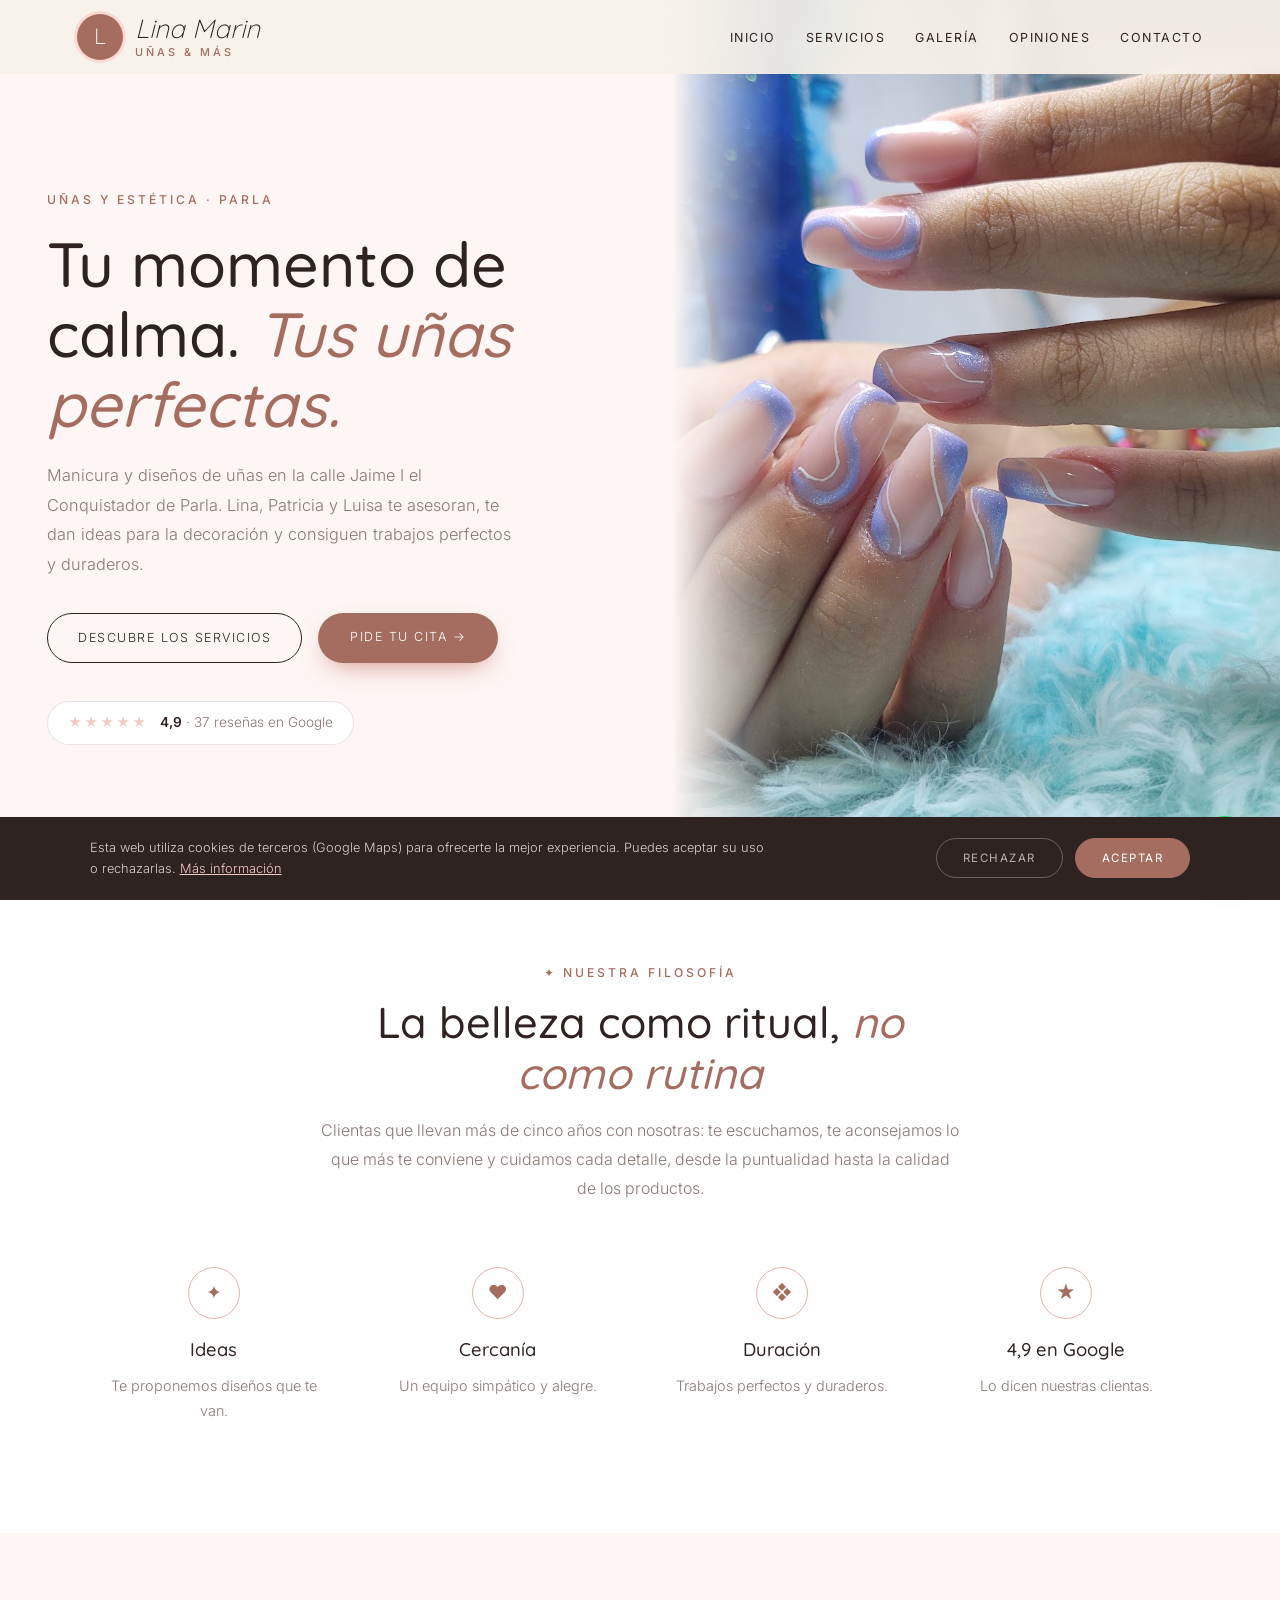
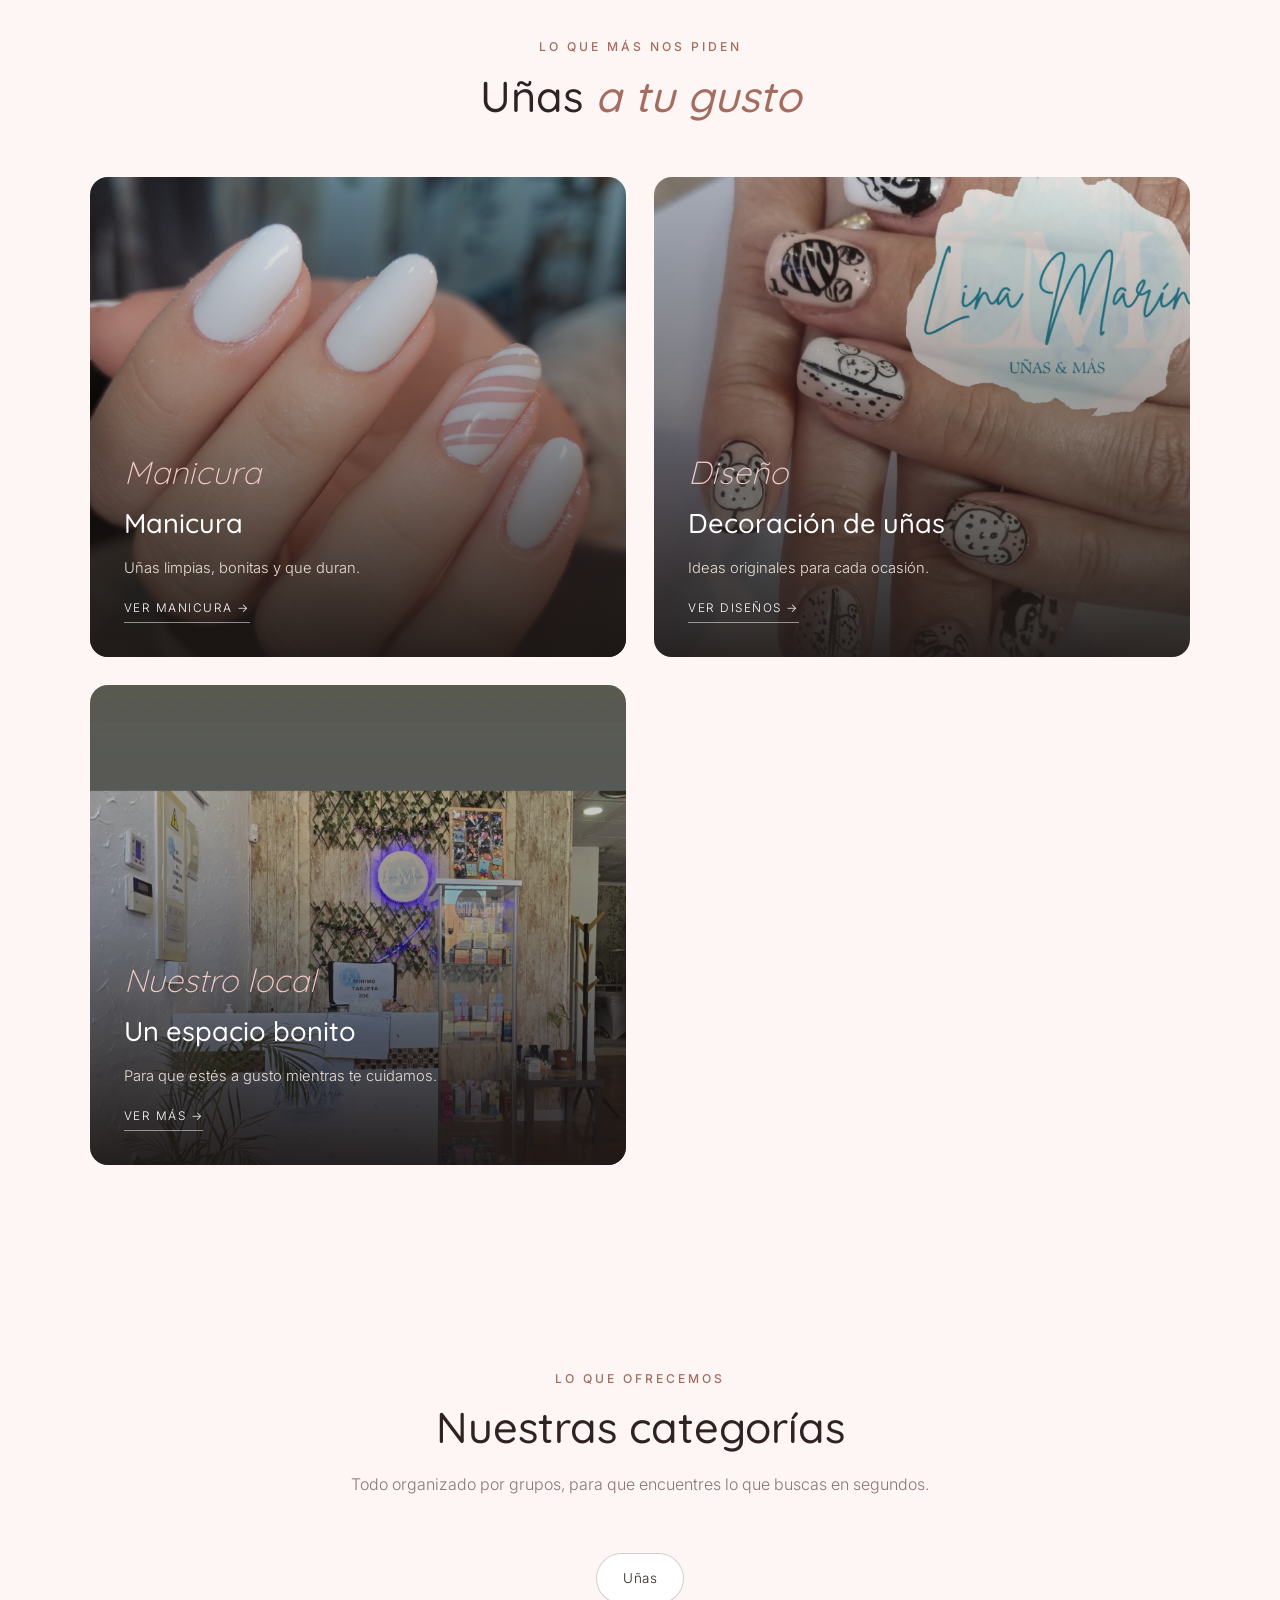
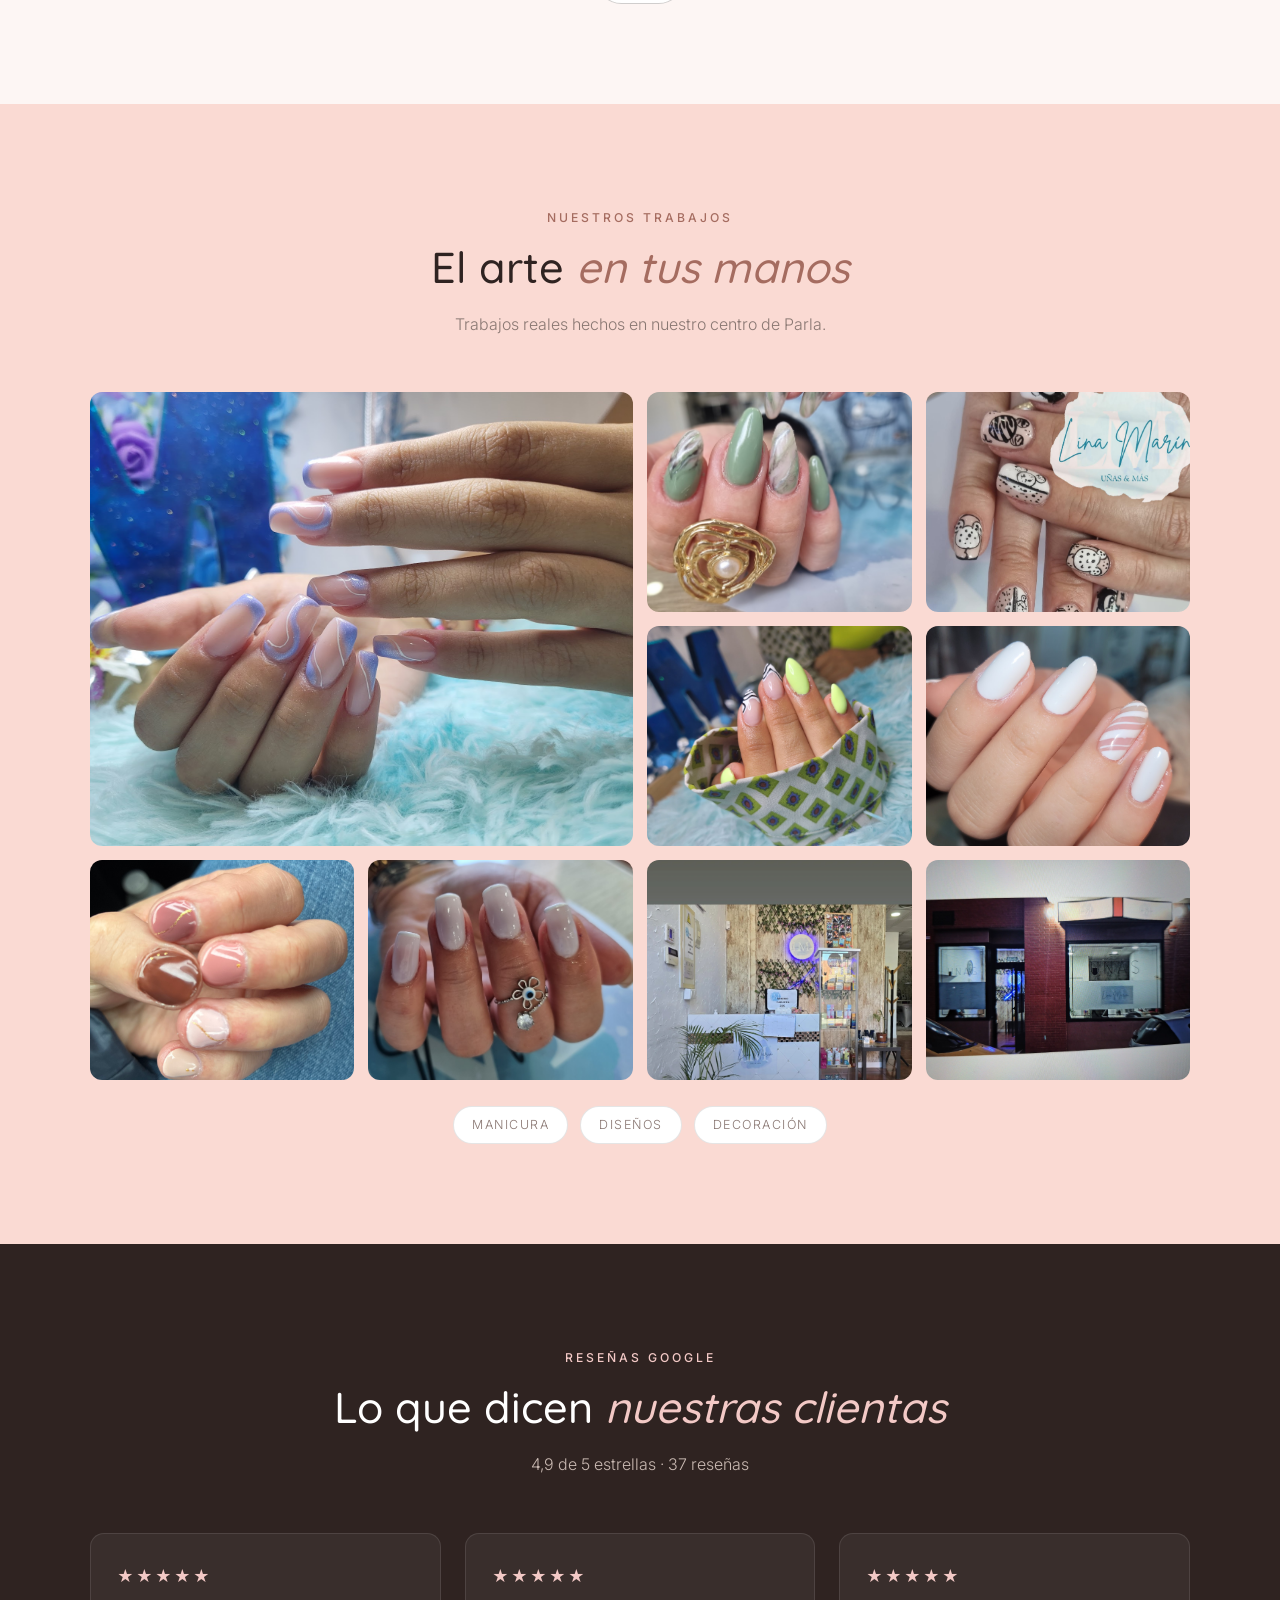
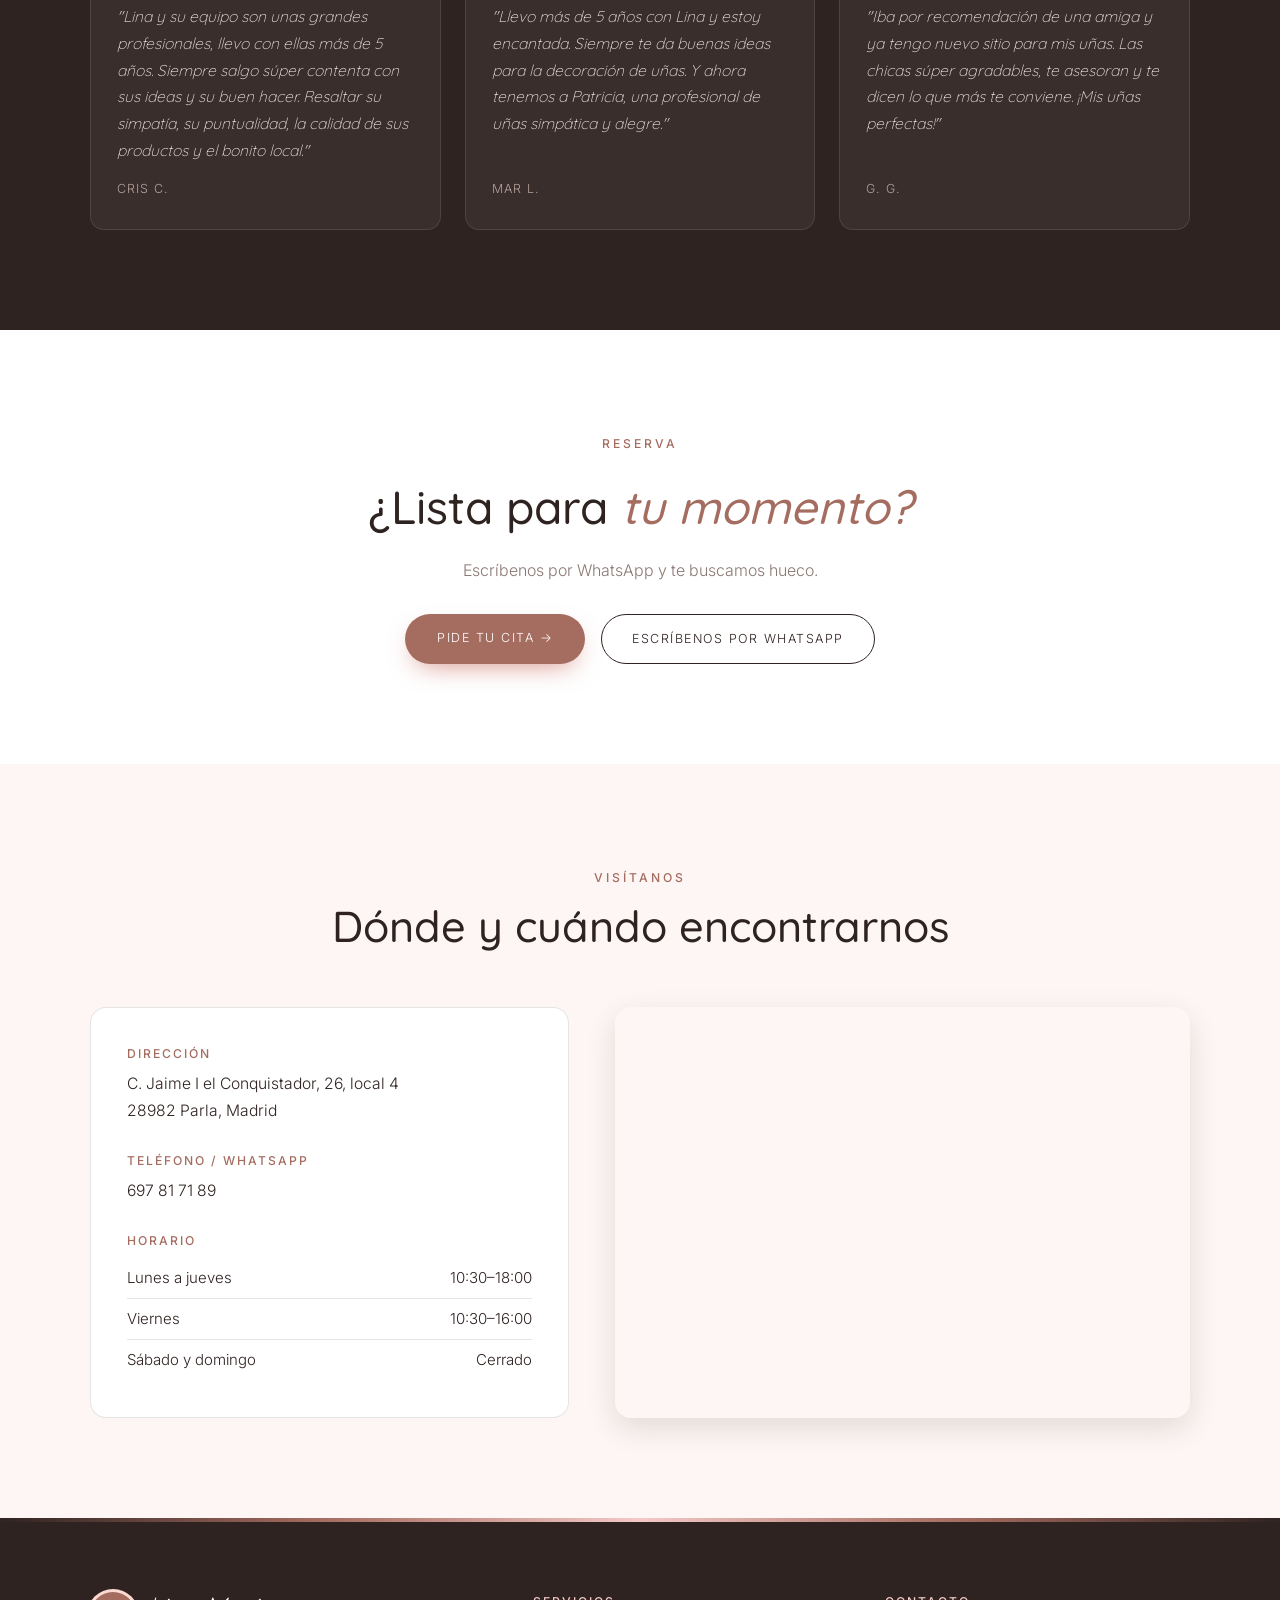
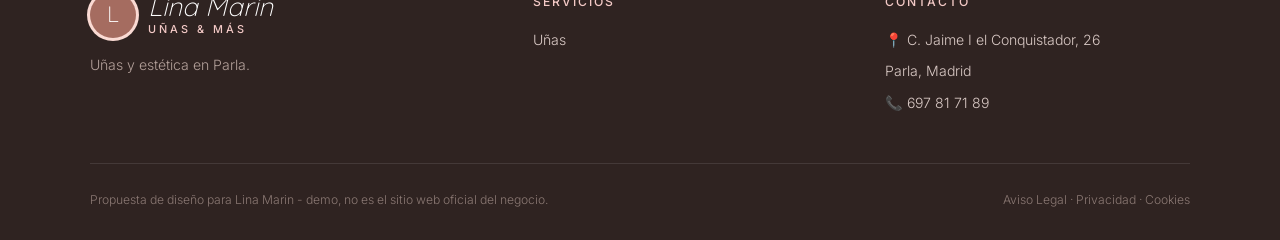
<file: index.html>
<!DOCTYPE html>
<html lang="es">
<head>
<meta charset="UTF-8">
<meta name="viewport" content="width=device-width, initial-scale=1.0">
<title>Lina Marin — Uñas y estética en Parla</title>
<meta name="description" content="Lina Marin, uñas y estética en C. Jaime I el Conquistador 26, Parla. Manicura y diseños de uñas con Lina y su equipo, trabajos duraderos y productos de calidad. 4,9★ con 37 reseñas en Google.">
<meta name="theme-color" content="#2f2321">
<meta property="og:title" content="Lina Marin · Parla">
<meta property="og:image" content="maps_08.jpg">

<link rel="preconnect" href="https://fonts.googleapis.com"><link rel="preconnect" href="https://fonts.gstatic.com" crossorigin><link href="https://fonts.googleapis.com/css2?family=Quicksand:wght@400;500;600&family=Inter:wght@300;400;500;600&display=swap" rel="stylesheet">
<link rel="stylesheet" href="styles.css">
</head>
<body>

<header id="header">
  <a href="index.html" class="logo" aria-label="Lina Marin, inicio"><span class="logo-mark">L</span><span class="logo-text"><span class="script">Lina Marin</span><small>uñas &amp; más</small></span></a>
  <nav id="nav" aria-label="Navegación principal"><ul><li><a href="index.html#inicio">Inicio</a></li><li><a href="servicios.html">Servicios</a></li><li><a href="index.html#galeria">Galería</a></li><li><a href="index.html#opiniones">Opiniones</a></li><li><a href="index.html#contacto">Contacto</a></li></ul></nav><button class="nav-toggle" id="navToggle" aria-label="Abrir menú">☰</button>
</header>

<section class="hero" id="inicio">
  <div class="hero-text">
    <span class="eyebrow">Uñas y estética · Parla</span>
    <h1>Tu momento de calma. <em>Tus uñas perfectas.</em></h1>
    <p>Manicura y diseños de uñas en la calle Jaime I el Conquistador de Parla. Lina, Patricia y Luisa te asesoran, te dan ideas para la decoración y consiguen trabajos perfectos y duraderos.</p>
    <div class="hero-ctas">
      <a href="servicios.html" class="btn-outline">Descubre los servicios</a>
      <a href="https://wa.me/34697817189?text=Hola%2C%20he%20visto%20vuestra%20web%20y%20me%20gustar%C3%ADa%20pedir%20cita%20en%20Lina%20Marin" class="btn-solid" target="_blank" rel="noopener">Pide tu cita →</a>
    </div>
    <a class="hero-rating" href="https://www.google.com/maps/search/?api=1&query=Lina+Marin,+Calle+Jaime+I+el+Conquistador+26,+Parla" target="_blank" rel="noopener"><span class="stars">★★★★★</span><span><strong>4,9</strong> · 37 reseñas en Google</span></a>
  </div>
  <div class="hero-img"><img src="maps_08.jpg" alt="Diseño de uñas de Lina Marin en Parla" style="object-position:center 50%;"></div>
</section>

<section class="trust">
  <div class="section-head">
    <span class="eyebrow">✦ Nuestra filosofía</span>
    <h2>La belleza como ritual, <em>no como rutina</em></h2>
    <p>Clientas que llevan más de cinco años con nosotras: te escuchamos, te aconsejamos lo que más te conviene y cuidamos cada detalle, desde la puntualidad hasta la calidad de los productos.</p>
  </div>
  <div class="trust-grid">
    <div class="trust-card"><span class="trust-ic">✦</span><h3>Ideas</h3><p>Te proponemos diseños que te van.</p></div>
    <div class="trust-card"><span class="trust-ic">♥</span><h3>Cercanía</h3><p>Un equipo simpático y alegre.</p></div>
    <div class="trust-card"><span class="trust-ic">❖</span><h3>Duración</h3><p>Trabajos perfectos y duraderos.</p></div>
    <div class="trust-card"><span class="trust-ic">★</span><h3>4,9 en Google</h3><p>Lo dicen nuestras clientas.</p></div>
  </div>
</section>

<section class="worlds">
  <div class="section-head">
    <span class="eyebrow">Lo que más nos piden</span>
    <h2>Uñas <em>a tu gusto</em></h2>
  </div>
  <div class="worlds-grid">
    <a href="servicios.html#unas" class="world-card"><img src="maps_04.jpg" alt="Manicura"><div class="world-text"><span class="script">Manicura</span><h3>Manicura</h3><p>Uñas limpias, bonitas y que duran.</p><span class="world-link">Ver manicura →</span></div></a>
    <a href="servicios.html#unas" class="world-card"><img src="maps_06.jpg" alt="Decoración de uñas"><div class="world-text"><span class="script">Diseño</span><h3>Decoración de uñas</h3><p>Ideas originales para cada ocasión.</p><span class="world-link">Ver diseños →</span></div></a>
    <a href="servicios.html#unas" class="world-card"><img src="maps_09.jpg" alt="Un espacio bonito"><div class="world-text"><span class="script">Nuestro local</span><h3>Un espacio bonito</h3><p>Para que estés a gusto mientras te cuidamos.</p><span class="world-link">Ver más →</span></div></a>
  </div>
</section>

<section>
  <div class="section-head">
    <span class="eyebrow">Lo que ofrecemos</span>
    <h2>Nuestras categorías</h2>
    <p>Todo organizado por grupos, para que encuentres lo que buscas en segundos.</p>
  </div>
  <div class="cat-pills">
    <a href="servicios.html#unas" class="cat-pill">Uñas</a>
  </div>
</section>

<section class="gallery-wrap" id="galeria">
  <div class="section-head">
    <span class="eyebrow">Nuestros trabajos</span>
    <h2>El arte <em>en tus manos</em></h2>
    <p>Trabajos reales hechos en nuestro centro de Parla.</p>
  </div>
  <div class="gallery">
    <figure class="big"><img src="maps_08.jpg" alt="Uñas con diseño de ondas lila de Lina Marin, Parla" loading="lazy"></figure>
    <figure><img src="maps_05.jpg" alt="Uñas verde salvia con efecto mármol" loading="lazy"></figure>
    <figure><img src="maps_06.jpg" alt="Diseño de uñas en blanco y negro" loading="lazy"></figure>
    <figure><img src="maps_07.jpg" alt="Uñas con detalles en lima y negro" loading="lazy"></figure>
    <figure><img src="maps_04.jpg" alt="Manicura blanca con línea" loading="lazy"></figure>
    <figure><img src="maps_02.jpg" alt="Uñas en tonos tierra con hilo dorado" loading="lazy"></figure>
    <figure><img src="maps_10.jpg" alt="Manicura nude" loading="lazy"></figure>
    <figure><img src="maps_09.jpg" alt="Interior del centro Lina Marin" loading="lazy"></figure>
    <figure><img src="maps_03.jpg" alt="Fachada del centro en Parla" loading="lazy"></figure>
  </div>
  <div class="brands"><span>Manicura</span><span>Diseños</span><span>Decoración</span></div>
</section>

<section class="reviews-wrap" id="opiniones">
  <div class="section-head">
    <span class="eyebrow">Reseñas Google</span>
    <h2>Lo que dicen <em>nuestras clientas</em></h2>
    <p>4,9 de 5 estrellas · 37 reseñas</p>
  </div>
  <div class="review-grid">
    <div class="review-card"><div class="stars">★★★★★</div><p>"Lina y su equipo son unas grandes profesionales, llevo con ellas más de 5 años. Siempre salgo súper contenta con sus ideas y su buen hacer. Resaltar su simpatía, su puntualidad, la calidad de sus productos y el bonito local."</p><cite>Cris C.</cite></div>
    <div class="review-card"><div class="stars">★★★★★</div><p>"Llevo más de 5 años con Lina y estoy encantada. Siempre te da buenas ideas para la decoración de uñas. Y ahora tenemos a Patricia, una profesional de uñas simpática y alegre."</p><cite>Mar L.</cite></div>
    <div class="review-card"><div class="stars">★★★★★</div><p>"Iba por recomendación de una amiga y ya tengo nuevo sitio para mis uñas. Las chicas súper agradables, te asesoran y te dicen lo que más te conviene. ¡Mis uñas perfectas!"</p><cite>G. G.</cite></div>
  </div>
</section>

<section class="cta-section">
  <span class="eyebrow">Reserva</span>
  <h2>¿Lista para <em>tu momento?</em></h2>
  <p>Escríbenos por WhatsApp y te buscamos hueco.</p>
  <div class="cta-row">
    <a href="https://wa.me/34697817189?text=Hola%2C%20he%20visto%20vuestra%20web%20y%20me%20gustar%C3%ADa%20pedir%20cita%20en%20Lina%20Marin" class="btn-solid" target="_blank" rel="noopener">Pide tu cita →</a>
    <a href="https://wa.me/34697817189?text=Hola%2C%20he%20visto%20vuestra%20web%20y%20me%20gustar%C3%ADa%20pedir%20cita%20en%20Lina%20Marin" class="btn-outline" target="_blank" rel="noopener">Escríbenos por WhatsApp</a>
  </div>
</section>

<section class="contact-section" id="contacto">
  <div class="section-head">
    <span class="eyebrow">Visítanos</span>
    <h2>Dónde y cuándo encontrarnos</h2>
  </div>
  <div class="contact-grid">
    <div class="contact-info">
      <div class="contact-block"><h3>Dirección</h3><p>C. Jaime I el Conquistador, 26, local 4<br>28982 Parla, Madrid</p></div>
      <div class="contact-block"><h3>Teléfono / WhatsApp</h3><p><a href="tel:+34697817189">697 81 71 89</a></p></div>
      <div class="contact-block"><h3>Horario</h3><ul class="hours-list"><li><span>Lunes a jueves</span><span>10:30–18:00</span></li><li><span>Viernes</span><span>10:30–16:00</span></li><li><span>Sábado y domingo</span><span>Cerrado</span></li></ul></div>
      
    </div>
    <div class="contact-map">
      <iframe title="Mapa de Lina Marin" src="https://www.google.com/maps?q=Lina+Marin,+Calle+Jaime+I+el+Conquistador+26,+Parla&output=embed" width="100%" height="100%" style="border:0;" allowfullscreen="" loading="lazy" referrerpolicy="no-referrer-when-downgrade"></iframe>
    </div>
  </div>
</section>

<footer>
  <div class="footer-grid">
    <div class="footer-brand">
      <a href="index.html" class="logo light"><span class="logo-mark">L</span><span class="logo-text"><span class="script">Lina Marin</span><small>uñas &amp; más</small></span></a>
      <p>Uñas y estética en Parla.</p>
    </div>
    <div><h4>Servicios</h4><ul><li><a href="servicios.html#unas">Uñas</a></li></ul></div>
    <div><h4>Contacto</h4><ul><li>📍 C. Jaime I el Conquistador, 26</li><li>Parla, Madrid</li><li>📞 <a href="tel:+34697817189">697 81 71 89</a></li></ul></div>
  </div>
  <div class="footer-bottom">
    <span>Propuesta de diseño para Lina Marin - demo, no es el sitio web oficial del negocio.</span>
    <span><a href="aviso-legal.html">Aviso Legal</a> &middot; <a href="politica-privacidad.html">Privacidad</a> &middot; <a href="politica-cookies.html">Cookies</a></span>
  </div>
</footer>

<div id="cookie-banner" class="cookie-banner"><p>Esta web utiliza cookies de terceros (Google Maps) para ofrecerte la mejor experiencia. Puedes aceptar su uso o rechazarlas. <a href="politica-cookies.html">Más información</a></p><div class="cookie-actions"><button onclick="setCookieChoice('rejected')" class="ck-reject">Rechazar</button><button onclick="setCookieChoice('accepted')" class="ck-accept">Aceptar</button></div></div>
<div class="social-fabs"><a class="wa-fab" href="https://wa.me/34697817189?text=Hola%2C%20he%20visto%20vuestra%20web%20y%20me%20gustar%C3%ADa%20pedir%20cita%20en%20Lina%20Marin" target="_blank" rel="noopener" aria-label="Escribir por WhatsApp"><svg width="28" height="28" viewBox="0 0 24 24" fill="white"><path d="M17.5 14.4c-.3-.1-1.8-.9-2-1s-.5-.1-.7.1-.8 1-.9 1.2-.3.2-.6.1a8.2 8.2 0 0 1-2.4-1.5 9 9 0 0 1-1.7-2.1c-.2-.3 0-.5.1-.6l.4-.5.3-.5v-.5l-.9-2.2c-.2-.6-.5-.5-.7-.5h-.6a1.1 1.1 0 0 0-.8.4 3.4 3.4 0 0 0-1 2.5 5.9 5.9 0 0 0 1.2 3.1 13.5 13.5 0 0 0 5.2 4.6c2.6 1 2.6.7 3.1.6a2.6 2.6 0 0 0 1.7-1.2 2.1 2.1 0 0 0 .2-1.2c-.1-.1-.3-.2-.6-.3ZM12 21.8a9.8 9.8 0 0 1-5-1.4l-.4-.2-3.7 1 1-3.6-.2-.4A9.8 9.8 0 1 1 12 21.8Zm8.4-18.3A11.8 11.8 0 0 0 1.8 17.7L.2 23.8l6.3-1.6a11.8 11.8 0 0 0 5.6 1.4A11.8 11.8 0 0 0 20.4 3.5Z"/></svg></a></div>
<script src="main.js"></script>
</body>
</html>
</file>
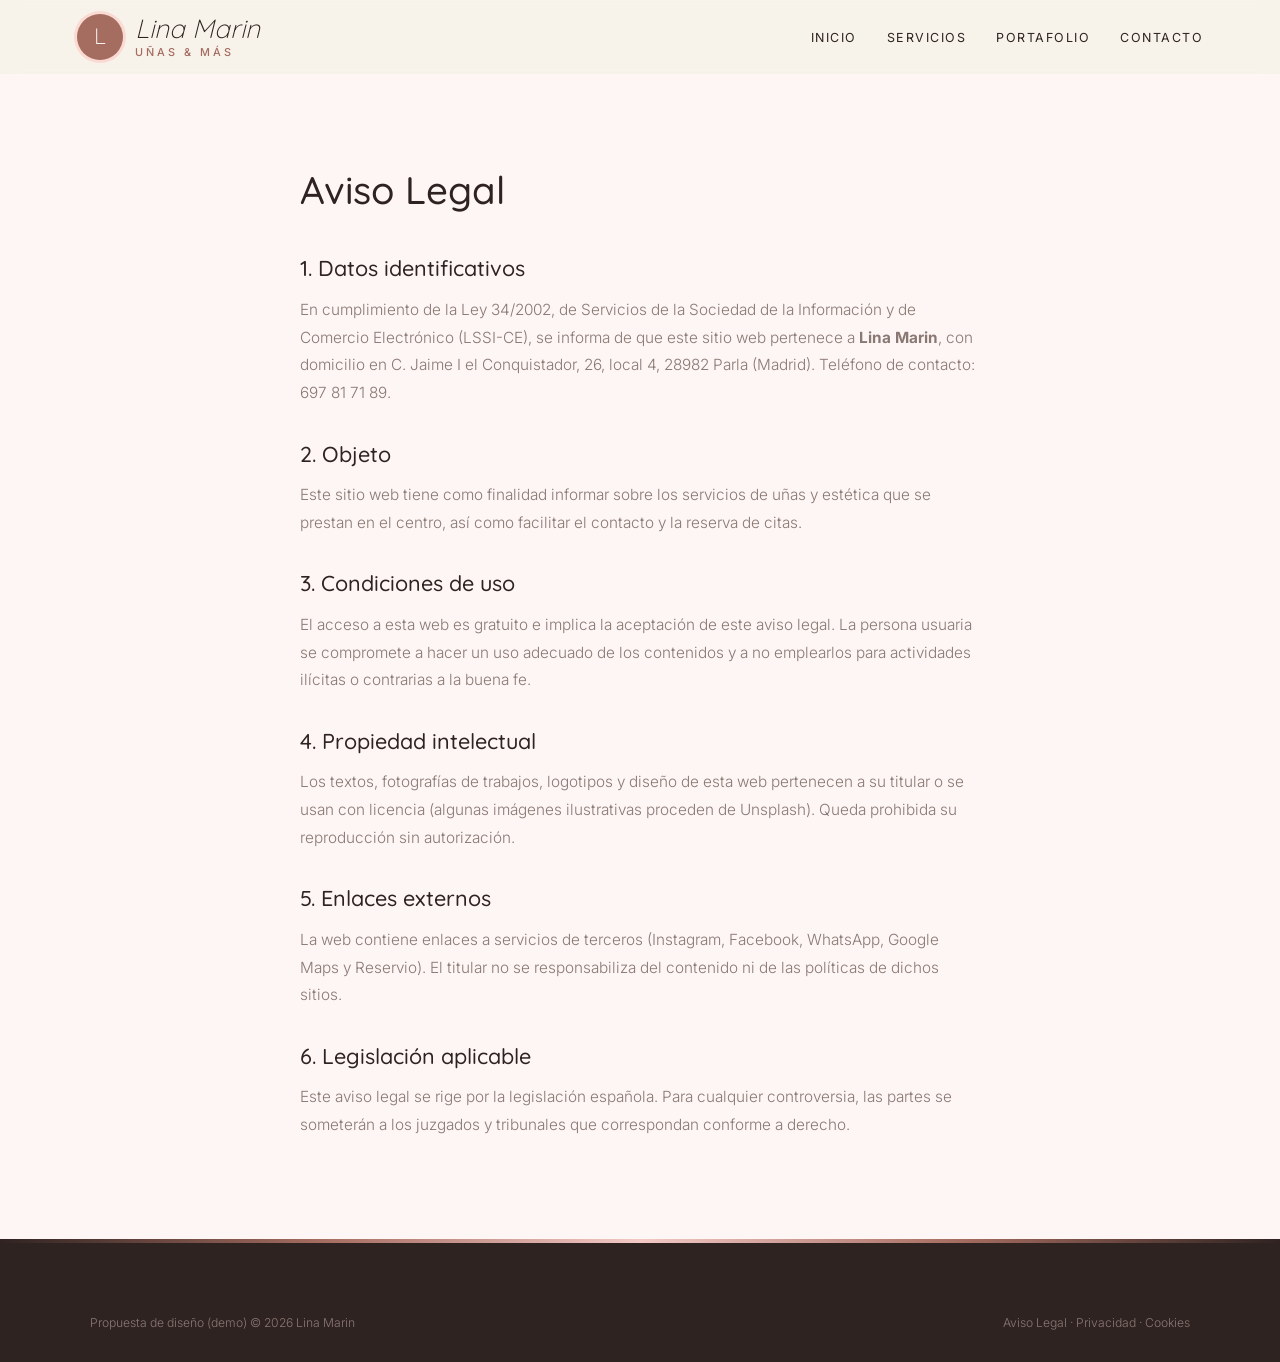
<file: aviso-legal.html>
<!DOCTYPE html>
<html lang="es">
<head>
<meta charset="UTF-8">
<meta name="viewport" content="width=device-width, initial-scale=1.0">
<title>Aviso Legal — Lina Marin</title>
<meta name="robots" content="noindex">

<link rel="preconnect" href="https://fonts.googleapis.com">
<link href="https://fonts.googleapis.com/css2?family=Quicksand:wght@400;500;600&family=Inter:wght@300;400;500;600&display=swap" rel="stylesheet">
<link rel="stylesheet" href="styles.css">
</head>
<body>
<header id="header" class="scrolled">
  <a href="index.html" class="logo" aria-label="Lina Marin, inicio">
    <span class="logo-mark">L</span>
    <span class="logo-text"><span class="script">Lina Marin</span><small>uñas &amp; más</small></span>
  </a>
  <nav id="nav" aria-label="Navegación principal">
    <ul>
      <li><a href="index.html#inicio">Inicio</a></li>
      <li><a href="servicios.html">Servicios</a></li>
      <li><a href="portafolio.html">Portafolio</a></li>
      <li><a href="index.html#contacto">Contacto</a></li>
    </ul>
  </nav>
  <button class="nav-toggle" id="navToggle" aria-label="Abrir menú">☰</button>
</header>
<main class="legal"><h1>Aviso Legal</h1>
<h2>1. Datos identificativos</h2>
<p>En cumplimiento de la Ley 34/2002, de Servicios de la Sociedad de la Información y de Comercio Electrónico (LSSI-CE), se informa de que este sitio web pertenece a <strong>Lina Marin</strong>, con domicilio en C. Jaime I el Conquistador, 26, local 4, 28982 Parla (Madrid). Teléfono de contacto: 697 81 71 89.</p>
<h2>2. Objeto</h2>
<p>Este sitio web tiene como finalidad informar sobre los servicios de uñas y estética que se prestan en el centro, así como facilitar el contacto y la reserva de citas.</p>
<h2>3. Condiciones de uso</h2>
<p>El acceso a esta web es gratuito e implica la aceptación de este aviso legal. La persona usuaria se compromete a hacer un uso adecuado de los contenidos y a no emplearlos para actividades ilícitas o contrarias a la buena fe.</p>
<h2>4. Propiedad intelectual</h2>
<p>Los textos, fotografías de trabajos, logotipos y diseño de esta web pertenecen a su titular o se usan con licencia (algunas imágenes ilustrativas proceden de Unsplash). Queda prohibida su reproducción sin autorización.</p>
<h2>5. Enlaces externos</h2>
<p>La web contiene enlaces a servicios de terceros (Instagram, Facebook, WhatsApp, Google Maps y Reservio). El titular no se responsabiliza del contenido ni de las políticas de dichos sitios.</p>
<h2>6. Legislación aplicable</h2>
<p>Este aviso legal se rige por la legislación española. Para cualquier controversia, las partes se someterán a los juzgados y tribunales que correspondan conforme a derecho.</p></main>
<footer>
  <div class="footer-bottom" style="margin-top:0">
    <span>Propuesta de diseño (demo) © 2026 Lina Marin</span>
    <span><a href="aviso-legal.html">Aviso Legal</a> &middot; <a href="politica-privacidad.html">Privacidad</a> &middot; <a href="politica-cookies.html">Cookies</a></span>
  </div>
</footer>
<script src="main.js"></script>
</body>
</html>
</file>
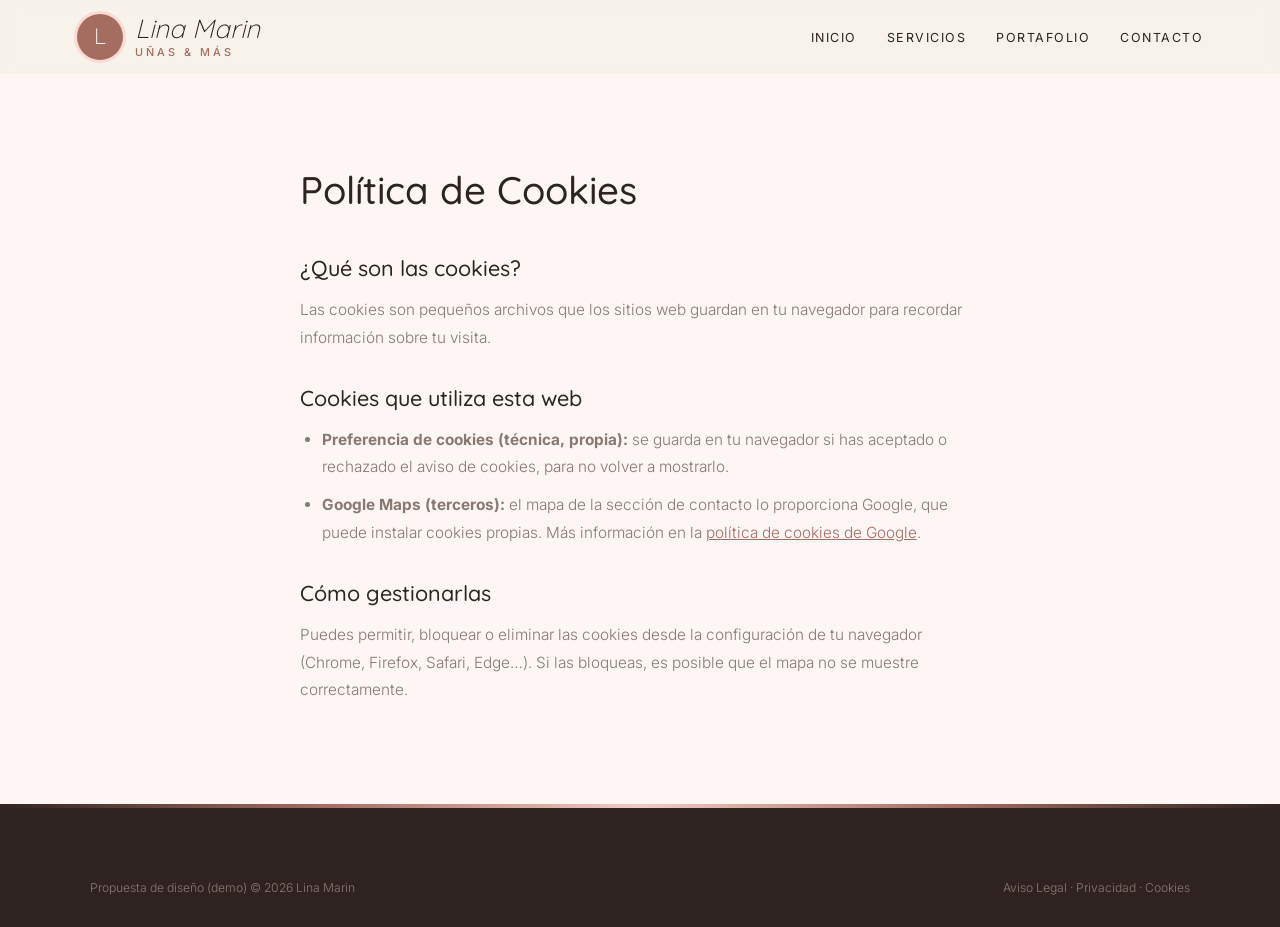
<file: politica-cookies.html>
<!DOCTYPE html>
<html lang="es">
<head>
<meta charset="UTF-8">
<meta name="viewport" content="width=device-width, initial-scale=1.0">
<title>Política de Cookies — Lina Marin</title>
<meta name="robots" content="noindex">

<link rel="preconnect" href="https://fonts.googleapis.com">
<link href="https://fonts.googleapis.com/css2?family=Quicksand:wght@400;500;600&family=Inter:wght@300;400;500;600&display=swap" rel="stylesheet">
<link rel="stylesheet" href="styles.css">
</head>
<body>
<header id="header" class="scrolled">
  <a href="index.html" class="logo" aria-label="Lina Marin, inicio">
    <span class="logo-mark">L</span>
    <span class="logo-text"><span class="script">Lina Marin</span><small>uñas &amp; más</small></span>
  </a>
  <nav id="nav" aria-label="Navegación principal">
    <ul>
      <li><a href="index.html#inicio">Inicio</a></li>
      <li><a href="servicios.html">Servicios</a></li>
      <li><a href="portafolio.html">Portafolio</a></li>
      <li><a href="index.html#contacto">Contacto</a></li>
    </ul>
  </nav>
  <button class="nav-toggle" id="navToggle" aria-label="Abrir menú">☰</button>
</header>
<main class="legal"><h1>Política de Cookies</h1>
<h2>¿Qué son las cookies?</h2>
<p>Las cookies son pequeños archivos que los sitios web guardan en tu navegador para recordar información sobre tu visita.</p>
<h2>Cookies que utiliza esta web</h2>
<ul>
<li><strong>Preferencia de cookies (técnica, propia):</strong> se guarda en tu navegador si has aceptado o rechazado el aviso de cookies, para no volver a mostrarlo.</li>
<li><strong>Google Maps (terceros):</strong> el mapa de la sección de contacto lo proporciona Google, que puede instalar cookies propias. Más información en la <a href="https://policies.google.com/technologies/cookies" target="_blank" rel="noopener">política de cookies de Google</a>.</li>
</ul>
<h2>Cómo gestionarlas</h2>
<p>Puedes permitir, bloquear o eliminar las cookies desde la configuración de tu navegador (Chrome, Firefox, Safari, Edge…). Si las bloqueas, es posible que el mapa no se muestre correctamente.</p></main>
<footer>
  <div class="footer-bottom" style="margin-top:0">
    <span>Propuesta de diseño (demo) © 2026 Lina Marin</span>
    <span><a href="aviso-legal.html">Aviso Legal</a> &middot; <a href="politica-privacidad.html">Privacidad</a> &middot; <a href="politica-cookies.html">Cookies</a></span>
  </div>
</footer>
<script src="main.js"></script>
</body>
</html>
</file>
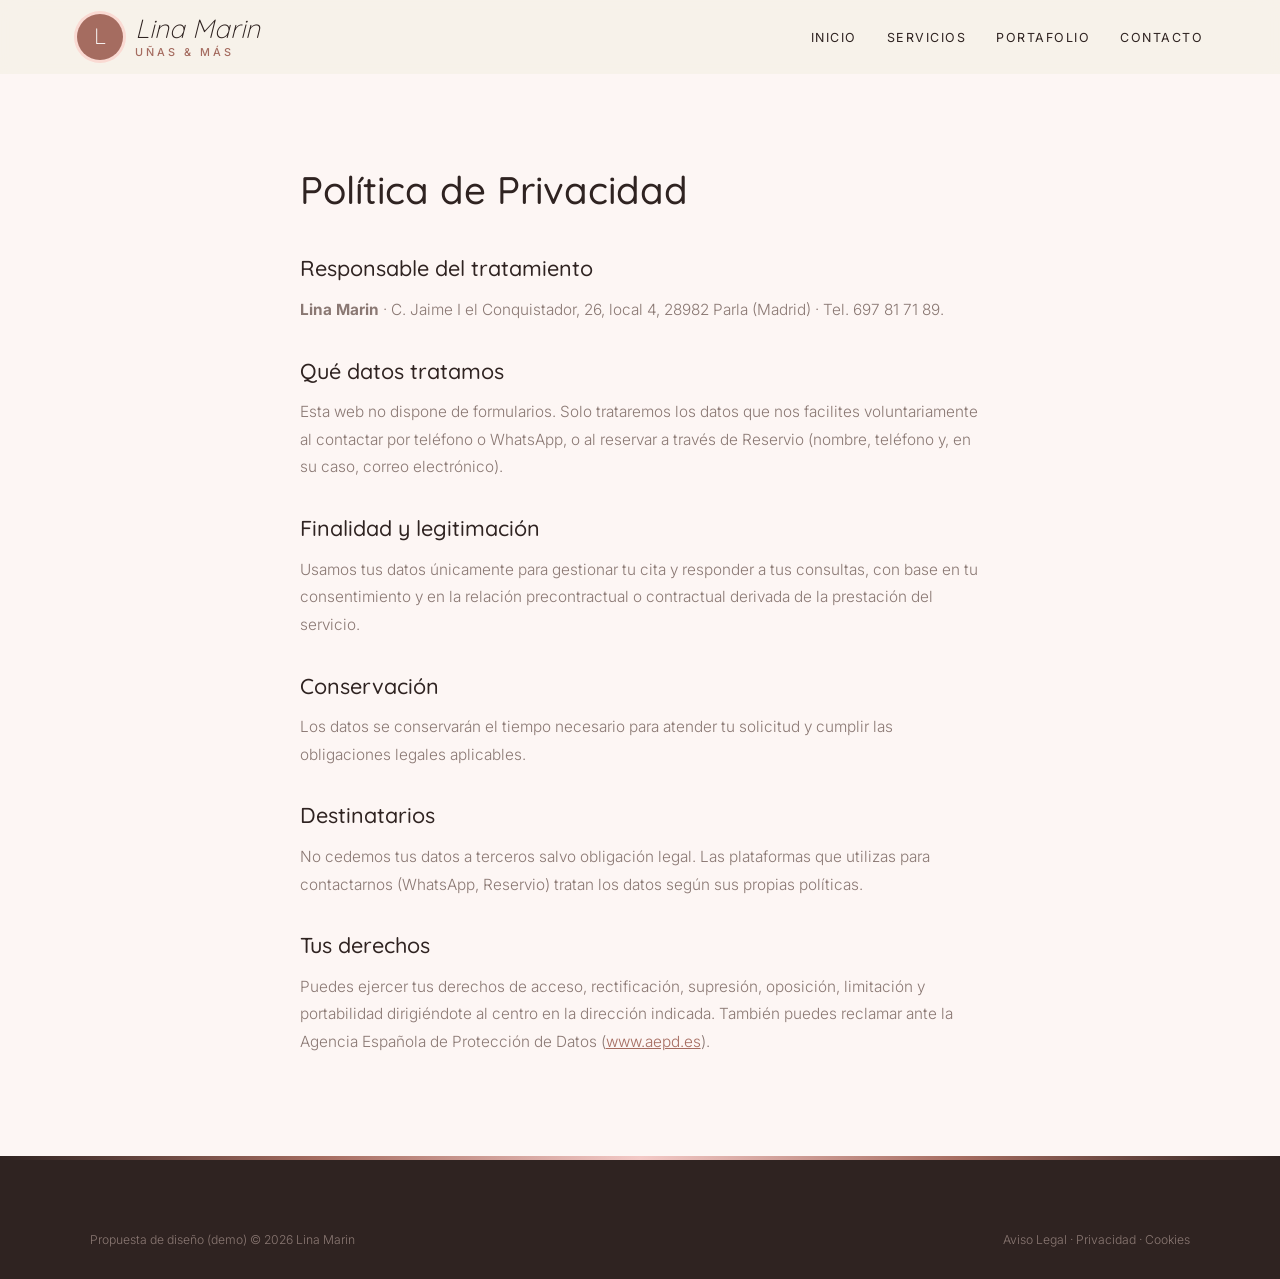
<file: politica-privacidad.html>
<!DOCTYPE html>
<html lang="es">
<head>
<meta charset="UTF-8">
<meta name="viewport" content="width=device-width, initial-scale=1.0">
<title>Política de Privacidad — Lina Marin</title>
<meta name="robots" content="noindex">

<link rel="preconnect" href="https://fonts.googleapis.com">
<link href="https://fonts.googleapis.com/css2?family=Quicksand:wght@400;500;600&family=Inter:wght@300;400;500;600&display=swap" rel="stylesheet">
<link rel="stylesheet" href="styles.css">
</head>
<body>
<header id="header" class="scrolled">
  <a href="index.html" class="logo" aria-label="Lina Marin, inicio">
    <span class="logo-mark">L</span>
    <span class="logo-text"><span class="script">Lina Marin</span><small>uñas &amp; más</small></span>
  </a>
  <nav id="nav" aria-label="Navegación principal">
    <ul>
      <li><a href="index.html#inicio">Inicio</a></li>
      <li><a href="servicios.html">Servicios</a></li>
      <li><a href="portafolio.html">Portafolio</a></li>
      <li><a href="index.html#contacto">Contacto</a></li>
    </ul>
  </nav>
  <button class="nav-toggle" id="navToggle" aria-label="Abrir menú">☰</button>
</header>
<main class="legal"><h1>Política de Privacidad</h1>
<h2>Responsable del tratamiento</h2>
<p><strong>Lina Marin</strong> · C. Jaime I el Conquistador, 26, local 4, 28982 Parla (Madrid) · Tel. 697 81 71 89.</p>
<h2>Qué datos tratamos</h2>
<p>Esta web no dispone de formularios. Solo trataremos los datos que nos facilites voluntariamente al contactar por teléfono o WhatsApp, o al reservar a través de Reservio (nombre, teléfono y, en su caso, correo electrónico).</p>
<h2>Finalidad y legitimación</h2>
<p>Usamos tus datos únicamente para gestionar tu cita y responder a tus consultas, con base en tu consentimiento y en la relación precontractual o contractual derivada de la prestación del servicio.</p>
<h2>Conservación</h2>
<p>Los datos se conservarán el tiempo necesario para atender tu solicitud y cumplir las obligaciones legales aplicables.</p>
<h2>Destinatarios</h2>
<p>No cedemos tus datos a terceros salvo obligación legal. Las plataformas que utilizas para contactarnos (WhatsApp, Reservio) tratan los datos según sus propias políticas.</p>
<h2>Tus derechos</h2>
<p>Puedes ejercer tus derechos de acceso, rectificación, supresión, oposición, limitación y portabilidad dirigiéndote al centro en la dirección indicada. También puedes reclamar ante la Agencia Española de Protección de Datos (<a href="https://www.aepd.es" target="_blank" rel="noopener">www.aepd.es</a>).</p></main>
<footer>
  <div class="footer-bottom" style="margin-top:0">
    <span>Propuesta de diseño (demo) © 2026 Lina Marin</span>
    <span><a href="aviso-legal.html">Aviso Legal</a> &middot; <a href="politica-privacidad.html">Privacidad</a> &middot; <a href="politica-cookies.html">Cookies</a></span>
  </div>
</footer>
<script src="main.js"></script>
</body>
</html>
</file>
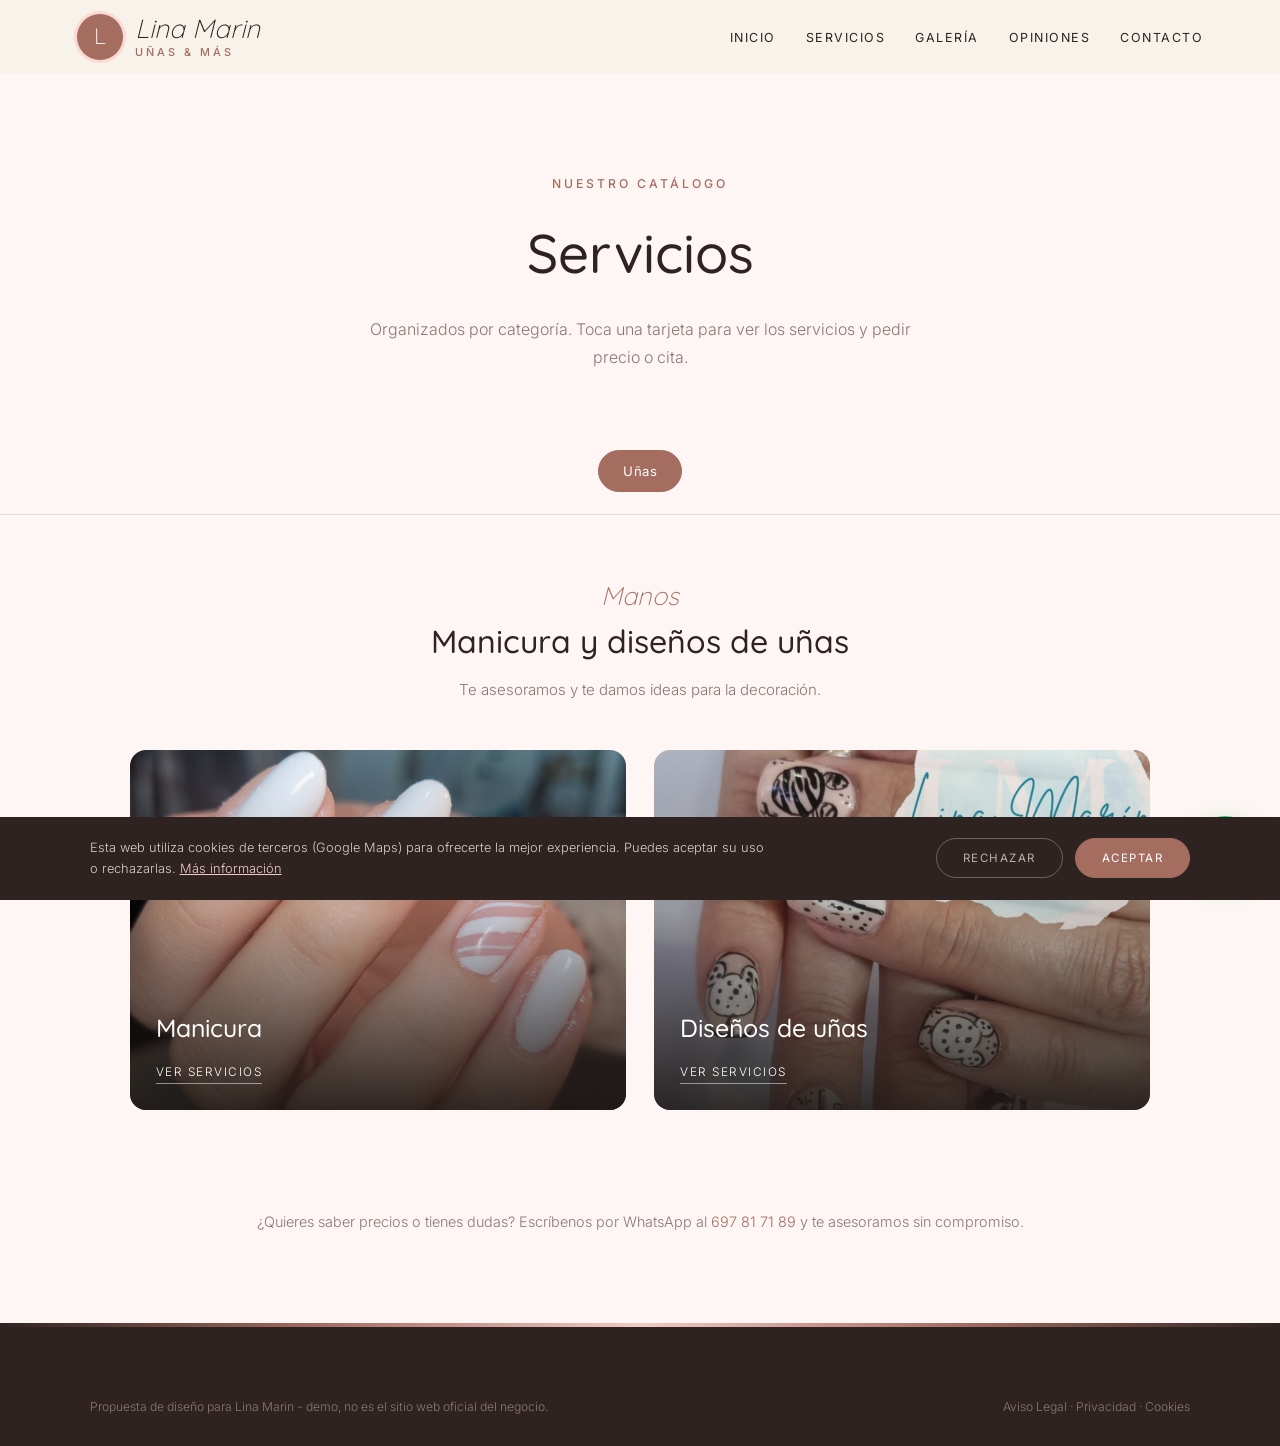
<file: servicios.html>
<!DOCTYPE html>
<html lang="es">
<head>
<meta charset="UTF-8">
<meta name="viewport" content="width=device-width, initial-scale=1.0">
<title>Servicios — Lina Marin · Parla</title>
<meta name="description" content="Servicios de Lina Marin en Parla.">

<link rel="preconnect" href="https://fonts.googleapis.com"><link rel="preconnect" href="https://fonts.gstatic.com" crossorigin><link href="https://fonts.googleapis.com/css2?family=Quicksand:wght@400;500;600&family=Inter:wght@300;400;500;600&display=swap" rel="stylesheet">
<link rel="stylesheet" href="styles.css">
</head>
<body>

<header id="header" class="scrolled">
  <a href="index.html" class="logo" aria-label="Lina Marin, inicio"><span class="logo-mark">L</span><span class="logo-text"><span class="script">Lina Marin</span><small>uñas &amp; más</small></span></a>
  <nav id="nav" aria-label="Navegación principal"><ul><li><a href="index.html#inicio">Inicio</a></li><li><a href="servicios.html">Servicios</a></li><li><a href="index.html#galeria">Galería</a></li><li><a href="index.html#opiniones">Opiniones</a></li><li><a href="index.html#contacto">Contacto</a></li></ul></nav><button class="nav-toggle" id="navToggle" aria-label="Abrir menú">☰</button>
</header>

<div class="page-hero">
  <span class="eyebrow">Nuestro catálogo</span>
  <h1>Servicios</h1>
  <p>Organizados por categoría. Toca una tarjeta para ver los servicios y pedir precio o cita.</p>
</div>

<div class="tabs">
  <button class="tab-btn active" data-tab="unas">Uñas</button>
  
</div>

<div class="tab-panel active" id="unas">
  <div class="tab-intro"><span class="script">Manos</span><h2>Manicura y diseños de uñas</h2><p>Te asesoramos y te damos ideas para la decoración.</p></div>
  <div class="cat-grid">
    <div class="cat-card" onclick="openModal('manicura')"><img src="maps_04.jpg" alt="Manicura" loading="lazy"><div class="cat-card-text"><h3>Manicura</h3><span>Ver servicios</span></div></div>
    <div class="cat-card" onclick="openModal('disenos')"><img src="maps_06.jpg" alt="Diseños de uñas" loading="lazy"><div class="cat-card-text"><h3>Diseños de uñas</h3><span>Ver servicios</span></div></div>
  </div>
</div>


<p class="services-note">¿Quieres saber precios o tienes dudas? Escríbenos por WhatsApp al <a href="https://wa.me/34697817189" target="_blank" rel="noopener" style="color:var(--red)">697 81 71 89</a> y te asesoramos sin compromiso.</p>

<div class="modal-overlay" id="modal-manicura"><div class="modal">
  <button class="modal-close" onclick="closeModal('manicura')" aria-label="Cerrar">×</button>
  <h3>Manicura</h3><p class="modal-sub">Uñas</p>
  <div class="svc-row"><div><div class="svc-name">Manicura</div><span class="svc-desc"></span></div><div class="svc-price">Consultar</div></div>
  <div class="svc-row"><div><div class="svc-name">Asesoramiento de color y forma</div><span class="svc-desc"></span></div><div class="svc-price">Consultar</div></div>
  <a class="modal-cta alt" href="https://wa.me/34697817189?text=Hola%2C%20quiero%20informaci%C3%B3n%20sobre%20manicura" target="_blank" rel="noopener">Pedir cita por WhatsApp</a>
</div></div>

<div class="modal-overlay" id="modal-disenos"><div class="modal">
  <button class="modal-close" onclick="closeModal('disenos')" aria-label="Cerrar">×</button>
  <h3>Diseños de uñas</h3><p class="modal-sub">Decoración</p>
  <div class="svc-row"><div><div class="svc-name">Decoración de uñas</div><span class="svc-desc"></span></div><div class="svc-price">Consultar</div></div>
  <div class="svc-row"><div><div class="svc-name">Diseños personalizados</div><span class="svc-desc"></span></div><div class="svc-price">Consultar</div></div>
  <a class="modal-cta alt" href="https://wa.me/34697817189?text=Hola%2C%20quiero%20informaci%C3%B3n%20sobre%20dise%C3%B1os%20de%20u%C3%B1as" target="_blank" rel="noopener">Pedir cita por WhatsApp</a>
</div></div>


<footer>
  <div class="footer-bottom" style="margin-top:0">
    <span>Propuesta de diseño para Lina Marin - demo, no es el sitio web oficial del negocio.</span>
    <span><a href="aviso-legal.html">Aviso Legal</a> &middot; <a href="politica-privacidad.html">Privacidad</a> &middot; <a href="politica-cookies.html">Cookies</a></span>
  </div>
</footer>

<div id="cookie-banner" class="cookie-banner"><p>Esta web utiliza cookies de terceros (Google Maps) para ofrecerte la mejor experiencia. Puedes aceptar su uso o rechazarlas. <a href="politica-cookies.html">Más información</a></p><div class="cookie-actions"><button onclick="setCookieChoice('rejected')" class="ck-reject">Rechazar</button><button onclick="setCookieChoice('accepted')" class="ck-accept">Aceptar</button></div></div>
<div class="social-fabs"><a class="wa-fab" href="https://wa.me/34697817189?text=Hola%2C%20he%20visto%20vuestra%20web%20y%20me%20gustar%C3%ADa%20pedir%20cita%20en%20Lina%20Marin" target="_blank" rel="noopener" aria-label="Escribir por WhatsApp"><svg width="28" height="28" viewBox="0 0 24 24" fill="white"><path d="M17.5 14.4c-.3-.1-1.8-.9-2-1s-.5-.1-.7.1-.8 1-.9 1.2-.3.2-.6.1a8.2 8.2 0 0 1-2.4-1.5 9 9 0 0 1-1.7-2.1c-.2-.3 0-.5.1-.6l.4-.5.3-.5v-.5l-.9-2.2c-.2-.6-.5-.5-.7-.5h-.6a1.1 1.1 0 0 0-.8.4 3.4 3.4 0 0 0-1 2.5 5.9 5.9 0 0 0 1.2 3.1 13.5 13.5 0 0 0 5.2 4.6c2.6 1 2.6.7 3.1.6a2.6 2.6 0 0 0 1.7-1.2 2.1 2.1 0 0 0 .2-1.2c-.1-.1-.3-.2-.6-.3ZM12 21.8a9.8 9.8 0 0 1-5-1.4l-.4-.2-3.7 1 1-3.6-.2-.4A9.8 9.8 0 1 1 12 21.8Zm8.4-18.3A11.8 11.8 0 0 0 1.8 17.7L.2 23.8l6.3-1.6a11.8 11.8 0 0 0 5.6 1.4A11.8 11.8 0 0 0 20.4 3.5Z"/></svg></a></div>
<script src="main.js"></script>
</body>
</html>
</file>
<file: styles.css>
:root{
  --cream:#fdf6f4; --paper:#ffffff; --tint:#fadad3; --ink:#2f2321; --dark:#2f2321; --muted:#8a7873;
  --red:#a56c60; --red-dark:#86544a; --teal:#a56c60; --gold:#f3c9c6; --line:rgba(0,0,0,.1);
  --brand-gradient:linear-gradient(90deg,#2f2321,#a56c60,#f3c9c6,#a56c60,#2f2321);
}
*{margin:0;padding:0;box-sizing:border-box;}
html{scroll-behavior:smooth;}
body{font-family:'Inter',sans-serif;background:var(--cream);color:var(--ink);overflow-x:hidden;font-weight:300;line-height:1.6;}
a{text-decoration:none;color:inherit;}
h1,h2,h3{font-family:'Quicksand',serif;font-weight:500;}
h1 em,h2 em{font-style:italic;color:var(--red);}
img{max-width:100%;display:block;}
.script{font-family:'Quicksand',serif;font-style:italic;}

/* HEADER */
header{position:fixed;top:0;left:0;right:0;z-index:100;display:flex;justify-content:space-between;align-items:center;padding:14px 6%;background:rgba(247,241,233,.92);backdrop-filter:blur(10px);-webkit-backdrop-filter:blur(10px);transition:box-shadow .3s,padding .3s;}
header.scrolled{box-shadow:0 2px 24px rgba(28,22,20,.1);padding:8px 6%;}
.logo{display:flex;align-items:center;gap:12px;color:var(--dark);}
.logo-badge{width:58px;height:58px;border-radius:50%;object-fit:cover;box-shadow:0 0 0 2px var(--gold),0 6px 16px rgba(28,22,20,.15);transition:width .3s,height .3s;}
header.scrolled .logo-badge{width:46px;height:46px;}
.logo-text{display:flex;flex-direction:column;line-height:1;}
.logo-text .script{font-size:1.65rem;color:var(--dark);}
.logo-text small{font-size:.68rem;letter-spacing:3px;text-transform:uppercase;color:var(--red);margin-top:4px;font-weight:500;}
.logo.light .logo-text .script{color:#fff;}
.logo.light .logo-text small{color:var(--gold);}
nav ul{list-style:none;display:flex;gap:30px;}
nav a{font-size:.78rem;letter-spacing:1.5px;text-transform:uppercase;font-weight:400;position:relative;padding:4px 0;}
nav a::after{content:"";position:absolute;left:0;bottom:-2px;height:1px;width:100%;background:var(--red);transform:scaleX(0);transform-origin:right;transition:transform .3s;}
nav a:hover::after{transform:scaleX(1);transform-origin:left;}
.nav-toggle{display:none;font-size:1.6rem;background:none;border:none;color:var(--dark);cursor:pointer;}

/* BOTONES */
.btn-outline{display:inline-block;border:1px solid var(--dark);color:var(--dark);padding:14px 30px;font-size:.78rem;letter-spacing:1.5px;text-transform:uppercase;border-radius:40px;transition:all .25s;}
.btn-outline:hover{background:var(--dark);color:var(--cream);}
.btn-outline.light{border-color:rgba(255,255,255,.5);color:#fff;}
.btn-outline.light:hover{background:#fff;color:var(--dark);}
.btn-solid{display:inline-block;background:var(--red);color:#fff;padding:14px 32px;font-size:.78rem;letter-spacing:1.5px;text-transform:uppercase;border-radius:40px;transition:transform .25s,box-shadow .25s,background .25s;box-shadow:0 10px 26px -10px rgba(181,64,44,.6);}
.btn-solid:hover{transform:translateY(-2px);background:var(--red-dark);}

/* HERO */
.hero{min-height:95vh;display:grid;grid-template-columns:1.05fr .95fr;align-items:stretch;padding:0;}
.hero-text{display:flex;flex-direction:column;justify-content:center;padding:150px 7% 70px;}
.eyebrow{display:inline-block;color:var(--teal);text-transform:uppercase;letter-spacing:3px;font-size:.76rem;font-weight:500;}
.hero-text .eyebrow{margin-bottom:20px;}
.hero-text h1{font-size:clamp(2.4rem,5vw,3.9rem);line-height:1.12;margin-bottom:22px;color:var(--dark);}
.hero-text p{font-size:1.02rem;color:var(--muted);max-width:470px;line-height:1.8;margin-bottom:34px;}
.hero-ctas{display:flex;gap:16px;flex-wrap:wrap;}
.hero-rating{display:inline-flex;align-items:center;gap:12px;margin-top:38px;padding:10px 20px;border:1px solid var(--line);border-radius:40px;background:var(--paper);font-size:.85rem;color:var(--muted);align-self:flex-start;}
.hero-rating strong{color:var(--dark);font-weight:600;}
.stars{color:var(--gold);letter-spacing:2px;}
.hero-img{position:relative;overflow:hidden;}
.hero-img img{width:100%;height:100%;object-fit:cover;position:absolute;inset:0;}
.hero-img::after{content:"";position:absolute;inset:0;background:linear-gradient(90deg,var(--cream) 0%,rgba(247,241,233,0) 18%);}

/* SECCIONES */
section{padding:100px 7%;}
.section-head{text-align:center;max-width:640px;margin:0 auto 54px;}
.section-head h2{font-size:clamp(1.9rem,4vw,2.7rem);margin-top:12px;color:var(--dark);line-height:1.2;}
.section-head p{margin-top:16px;color:var(--muted);line-height:1.8;}

.trust{background:var(--paper);border-top:4px solid transparent;border-image:var(--brand-gradient) 1;}
.trust-grid{display:grid;grid-template-columns:repeat(auto-fit,minmax(230px,1fr));gap:36px;max-width:1150px;margin:0 auto;}
.trust-card{text-align:center;padding:10px;}
.trust-ic{display:inline-grid;place-items:center;width:52px;height:52px;border-radius:50%;border:1px solid rgba(181,64,44,.4);color:var(--red);font-size:1.2rem;margin-bottom:16px;}
.trust-card h3{font-size:1.15rem;color:var(--dark);margin-bottom:10px;}
.trust-card p{font-size:.9rem;color:var(--muted);line-height:1.7;}

/* DOS MUNDOS */
.worlds{background:var(--cream);}
.worlds-grid{display:grid;grid-template-columns:1fr 1fr;gap:28px;max-width:1150px;margin:0 auto;}
.world-card{position:relative;border-radius:18px;overflow:hidden;min-height:480px;display:flex;align-items:flex-end;color:#fff;}
.world-card img{position:absolute;inset:0;width:100%;height:100%;object-fit:cover;transition:transform .6s;}
.world-card:hover img{transform:scale(1.05);}
.world-card::after{content:"";position:absolute;inset:0;background:linear-gradient(to top,rgba(28,22,20,.92) 0%,rgba(28,22,20,.35) 55%,rgba(28,22,20,.05) 100%);}
.world-text{position:relative;z-index:2;padding:34px;}
.world-text .script{font-size:2rem;color:var(--gold);}
.world-text h3{font-size:1.7rem;margin:4px 0 10px;}
.world-text p{font-size:.92rem;color:#eadfd6;line-height:1.7;max-width:440px;}
.world-link{display:inline-block;margin-top:18px;font-size:.74rem;letter-spacing:1.5px;text-transform:uppercase;border-bottom:1px solid rgba(255,255,255,.5);padding-bottom:4px;}

/* PILLS */
.cat-pills{display:flex;flex-wrap:wrap;gap:16px;justify-content:center;max-width:1000px;margin:0 auto;}
.cat-pill{border:1px solid rgba(43,33,29,.22);padding:14px 26px;border-radius:30px;font-size:.84rem;letter-spacing:.5px;transition:all .2s;background:var(--paper);}
.cat-pill:hover{background:var(--red);color:#fff;border-color:var(--red);}

/* GALERIA */
.gallery-wrap{background:var(--tint);}
.gallery{max-width:1200px;margin:0 auto;display:grid;grid-template-columns:repeat(4,1fr);grid-auto-rows:220px;gap:14px;}
.gallery figure{overflow:hidden;border-radius:12px;margin:0;}
.gallery img{width:100%;height:100%;object-fit:cover;transition:transform .5s;}
.gallery figure:hover img{transform:scale(1.05);}
.gallery .big{grid-column:span 2;grid-row:span 2;}

/* RESEÑAS */
.reviews-wrap{background:var(--dark);color:#fff;position:relative;}
.reviews-wrap .section-head h2{color:#fff;}
.reviews-wrap .section-head h2 em{color:var(--gold);}
.reviews-wrap .section-head p{color:#c9b9b2;}
.reviews-wrap .eyebrow{color:var(--gold);}
.review-grid{display:grid;grid-template-columns:repeat(auto-fit,minmax(300px,1fr));gap:24px;max-width:1150px;margin:0 auto;}
.review-card{background:rgba(255,255,255,.05);border:1px solid rgba(255,255,255,.1);padding:30px 26px;border-radius:14px;display:flex;flex-direction:column;}
.review-card .stars{margin-bottom:14px;}
.review-card p{font-family:'Quicksand',serif;font-size:.98rem;color:#eadfd6;line-height:1.7;font-style:italic;margin-bottom:16px;flex:1;}
.review-card cite{font-size:.78rem;color:#b3a099;font-style:normal;text-transform:uppercase;letter-spacing:1px;}

/* CTA */
.cta-section{text-align:center;background:var(--paper);}
.cta-section h2{font-size:clamp(2rem,4vw,2.9rem);color:var(--dark);margin:14px 0 14px;}
.cta-section p{color:var(--muted);margin-bottom:30px;}
.cta-row{display:flex;gap:16px;justify-content:center;flex-wrap:wrap;}

/* CONTACTO */
.contact-section{background:var(--cream);}
.contact-grid{display:grid;grid-template-columns:1fr 1.2fr;gap:46px;max-width:1150px;margin:0 auto;align-items:stretch;}
.contact-info{display:flex;flex-direction:column;gap:26px;background:var(--paper);border:1px solid var(--line);border-radius:16px;padding:36px;}
.contact-block h3{font-family:'Inter',sans-serif;font-size:.76rem;text-transform:uppercase;letter-spacing:2px;color:var(--red);font-weight:500;margin-bottom:8px;}
.contact-block p{font-size:.98rem;color:var(--ink);line-height:1.7;}
.contact-block a:hover{color:var(--red);}
.hours-list{list-style:none;}
.hours-list li{display:flex;justify-content:space-between;gap:20px;padding:8px 0;border-bottom:1px solid var(--line);font-size:.94rem;}
.hours-list li:last-child{border-bottom:none;}
.contact-map{border-radius:16px;overflow:hidden;min-height:380px;box-shadow:0 10px 30px rgba(28,22,20,.12);}
.contact-map iframe{display:block;min-height:380px;}

/* FOOTER */
footer{background:var(--dark);color:#d9c9c5;padding:70px 7% 30px;border-top:4px solid transparent;border-image:var(--brand-gradient) 1;}
.footer-grid{display:grid;grid-template-columns:1.3fr 1fr 1fr;gap:46px;max-width:1200px;margin:0 auto;padding-bottom:40px;border-bottom:1px solid rgba(255,255,255,.1);}
.footer-brand p{font-size:.88rem;color:#b3a09a;margin-top:16px;}
footer h4{font-size:.76rem;text-transform:uppercase;letter-spacing:2px;color:var(--gold);margin-bottom:18px;font-weight:500;}
footer ul{list-style:none;}
footer li{margin-bottom:9px;font-size:.88rem;color:#d9c9c5;}
footer a:hover{color:var(--gold);}
.footer-bottom{max-width:1200px;margin:26px auto 0;display:flex;justify-content:space-between;flex-wrap:wrap;gap:10px;font-size:.76rem;color:#8a7873;}
.footer-bottom a{color:#8a7873;}

/* FABS */
.social-fabs{position:fixed;bottom:26px;right:26px;z-index:200;display:flex;flex-direction:column;gap:14px;align-items:center;}
.social-fabs a{width:52px;height:52px;border-radius:50%;display:flex;align-items:center;justify-content:center;box-shadow:0 10px 24px rgba(0,0,0,.2);transition:transform .2s;}
.social-fabs a:hover{transform:scale(1.08);}
.wa-fab{width:58px !important;height:58px !important;background:#25D366;box-shadow:0 10px 26px rgba(37,211,102,.45) !important;}
.ig-fab{background:radial-gradient(circle at 30% 110%,#fdf497 0%,#fdf497 5%,#fd5949 45%,#d6249f 60%,#285AEB 90%);}
.fb-fab{background:#1877F2;}

/* COOKIES */
.cookie-banner{display:none;position:fixed;bottom:0;left:0;right:0;z-index:300;background:var(--dark);padding:20px 7%;flex-wrap:wrap;align-items:center;justify-content:space-between;gap:16px;}
.cookie-banner p{font-size:.8rem;color:rgba(245,237,232,.85);line-height:1.7;max-width:680px;}
.cookie-banner p a{color:var(--gold);text-decoration:underline;}
.cookie-actions{display:flex;gap:12px;flex-shrink:0;}
.cookie-actions button{font-family:'Inter',sans-serif;font-size:.72rem;letter-spacing:1.5px;text-transform:uppercase;padding:12px 26px;cursor:pointer;border-radius:30px;}
.ck-reject{background:transparent;color:rgba(245,237,232,.7);border:1px solid rgba(245,237,232,.3);}
.ck-accept{background:var(--red);color:#fff;border:1px solid var(--red);}

/* PÁGINAS INTERIORES */
.page-hero{padding:170px 7% 60px;text-align:center;background:var(--cream);}
.page-hero h1{font-size:clamp(2.3rem,5vw,3.4rem);margin-top:14px;color:var(--dark);}
.page-hero p{color:var(--muted);max-width:580px;margin:18px auto 0;line-height:1.8;}
.tabs{position:sticky;top:74px;z-index:50;background:var(--cream);padding:18px 7% 22px;display:flex;gap:12px;justify-content:center;flex-wrap:wrap;border-bottom:1px solid var(--line);}
.tab-btn{border:1px solid rgba(43,33,29,.25);background:var(--paper);padding:12px 24px;border-radius:30px;font-family:'Inter',sans-serif;font-size:.82rem;letter-spacing:.5px;color:var(--ink);cursor:pointer;transition:all .2s;}
.tab-btn.active,.tab-btn:hover{background:var(--red);color:#fff;border-color:var(--red);}
.tab-panel{display:none;padding:60px 7% 100px;max-width:1200px;margin:0 auto;}
.tab-panel.active{display:block;animation:fadeIn .5s;}
@keyframes fadeIn{from{opacity:0;transform:translateY(12px)}to{opacity:1;transform:none}}
.tab-intro{text-align:center;max-width:600px;margin:0 auto 46px;}
.tab-intro .script{font-size:1.6rem;color:var(--red);}
.tab-intro h2{font-size:2rem;color:var(--dark);}
.tab-intro p{color:var(--muted);margin-top:10px;line-height:1.75;font-size:.94rem;}

.cat-grid{display:grid;grid-template-columns:repeat(auto-fit,minmax(280px,1fr));gap:28px;}
.cat-grid.single{grid-template-columns:1fr;max-width:640px;margin:0 auto;}
.cat-grid.single .cat-card{height:440px;}
.cat-card{position:relative;border-radius:16px;overflow:hidden;height:360px;cursor:pointer;background:var(--tint);}
.cat-card img{width:100%;height:100%;object-fit:cover;transition:transform .5s;}
.cat-card:hover img{transform:scale(1.06);}
.cat-card::after{content:'';position:absolute;inset:0;background:linear-gradient(to top,rgba(28,22,20,.88) 0%,rgba(28,22,20,.15) 55%,transparent 100%);}
.cat-card-text{position:absolute;bottom:0;left:0;right:0;padding:26px;z-index:2;}
.cat-card-text h3{color:#fff;font-size:1.55rem;margin-bottom:10px;}
.cat-card-text span{color:#fff;font-size:.74rem;text-transform:uppercase;letter-spacing:1.5px;border-bottom:1px solid rgba(255,255,255,.5);padding-bottom:4px;}

.modal-overlay{display:none;position:fixed;inset:0;background:rgba(28,22,20,.78);z-index:300;align-items:center;justify-content:center;padding:20px;}
.modal-overlay.open{display:flex;}
.modal{background:var(--paper);max-width:560px;width:100%;max-height:85vh;overflow-y:auto;border-radius:16px;padding:40px;position:relative;}
.modal-close{position:absolute;top:16px;right:20px;background:none;border:none;font-size:1.7rem;color:var(--ink);cursor:pointer;}
.modal h3{font-size:1.8rem;color:var(--dark);margin-bottom:6px;}
.modal .modal-sub{color:var(--muted);font-size:.86rem;margin-bottom:22px;}
.svc-row{display:flex;justify-content:space-between;align-items:center;padding:16px 0;border-bottom:1px solid var(--line);gap:16px;}
.svc-row:last-of-type{border-bottom:none;}
.svc-name{font-size:.98rem;color:var(--ink);font-weight:400;}
.svc-desc{font-size:.8rem;color:var(--muted);display:block;margin-top:3px;line-height:1.5;}
.svc-price{font-size:.72rem;color:var(--red);text-transform:uppercase;letter-spacing:1px;white-space:nowrap;font-weight:500;}
.modal-cta{display:block;text-align:center;background:var(--red);color:#fff;padding:14px;border-radius:30px;margin-top:26px;font-size:.8rem;text-transform:uppercase;letter-spacing:1.5px;}
.modal-cta.alt{background:#25D366;margin-top:10px;}
.services-note{text-align:center;color:var(--muted);font-size:.9rem;padding:0 7% 90px;}

.portfolio-grid{display:grid;grid-template-columns:repeat(auto-fill,minmax(260px,1fr));gap:18px;}
.portfolio-grid figure{border-radius:14px;overflow:hidden;aspect-ratio:4/5;cursor:zoom-in;background:var(--tint);}
.portfolio-grid img{width:100%;height:100%;object-fit:cover;transition:transform .5s;}
.portfolio-grid figure:hover img{transform:scale(1.05);}
.lightbox{display:none;position:fixed;inset:0;z-index:400;background:rgba(15,12,10,.94);align-items:center;justify-content:center;padding:30px;cursor:zoom-out;}
.lightbox.open{display:flex;}
.lightbox img{max-width:100%;max-height:90vh;border-radius:10px;}

.legal{max-width:860px;margin:0 auto;padding:160px 7% 90px;}
.legal h1{font-size:2.4rem;color:var(--dark);margin-bottom:26px;}
.legal h2{font-size:1.35rem;color:var(--dark);margin:30px 0 10px;}
.legal p,.legal li{color:var(--muted);line-height:1.8;margin-bottom:10px;font-size:.96rem;}
.legal ul{padding-left:22px;}
.legal a{color:var(--red);text-decoration:underline;}

@media(max-width:900px){
  .hero{grid-template-columns:1fr;}
  .hero-img{height:340px;order:-1;margin-top:82px;}
  .hero-img::after{background:linear-gradient(0deg,var(--cream) 0%,rgba(247,241,233,0) 25%);}
  .hero-text{padding:30px 6% 60px;}
  .worlds-grid{grid-template-columns:1fr;}
  .world-card{min-height:420px;}
  .gallery{grid-template-columns:repeat(2,1fr);grid-auto-rows:170px;}
  .gallery .big{grid-column:span 2;grid-row:span 2;}
  .footer-grid{grid-template-columns:1fr;gap:30px;}
  .contact-grid{grid-template-columns:1fr;}
  .contact-map,.contact-map iframe{min-height:300px;}
  nav{position:fixed;top:0;right:0;height:100vh;width:78%;max-width:300px;background:var(--cream);padding:110px 40px;transform:translateX(100%);transition:transform .4s;box-shadow:-10px 0 40px rgba(0,0,0,.12);}
  nav.open{transform:translateX(0);}
  nav ul{flex-direction:column;gap:26px;}
  .nav-toggle{display:block;position:relative;z-index:110;}
  section{padding:70px 6%;}
  .tabs{top:66px;overflow-x:auto;justify-content:flex-start;flex-wrap:nowrap;}
  .tab-btn{flex-shrink:0;}
  .page-hero{padding:140px 6% 40px;}
  .modal{padding:34px 24px;}
}
@media(max-width:520px){
  .logo-text .script{font-size:1.35rem;}
  .logo-badge{width:48px;height:48px;}
  .social-fabs{right:16px;bottom:16px;}
  .social-fabs a{width:46px;height:46px;}
}

.logo-mark{width:46px;height:46px;border-radius:50%;background:var(--red);color:#fff;display:grid;place-items:center;font-family:'Quicksand',serif;font-size:1.4rem;box-shadow:0 0 0 3px var(--tint);}
.brands{display:flex;flex-wrap:wrap;gap:12px;justify-content:center;margin-top:26px;}
.brands span{border:1px solid var(--line);border-radius:30px;padding:8px 18px;font-size:.78rem;letter-spacing:1.5px;text-transform:uppercase;color:var(--muted);background:var(--paper);}
</file>
